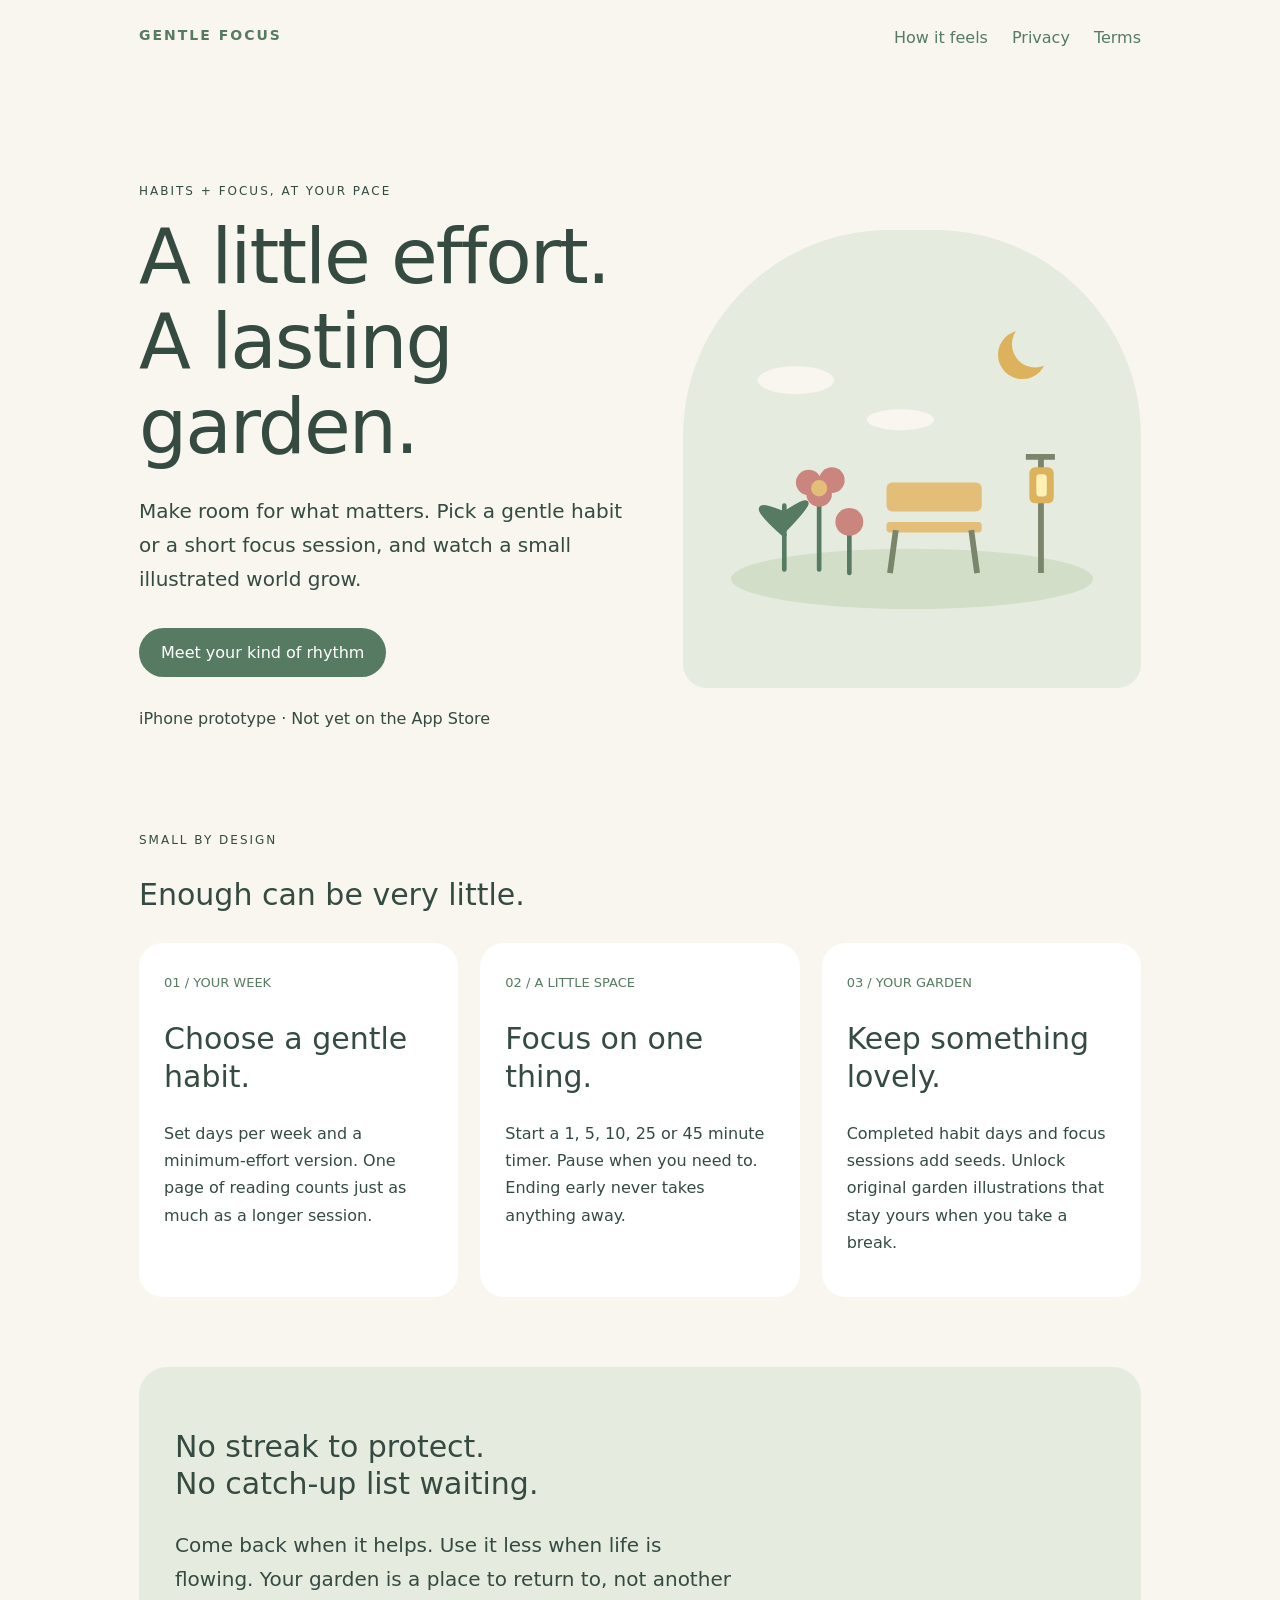
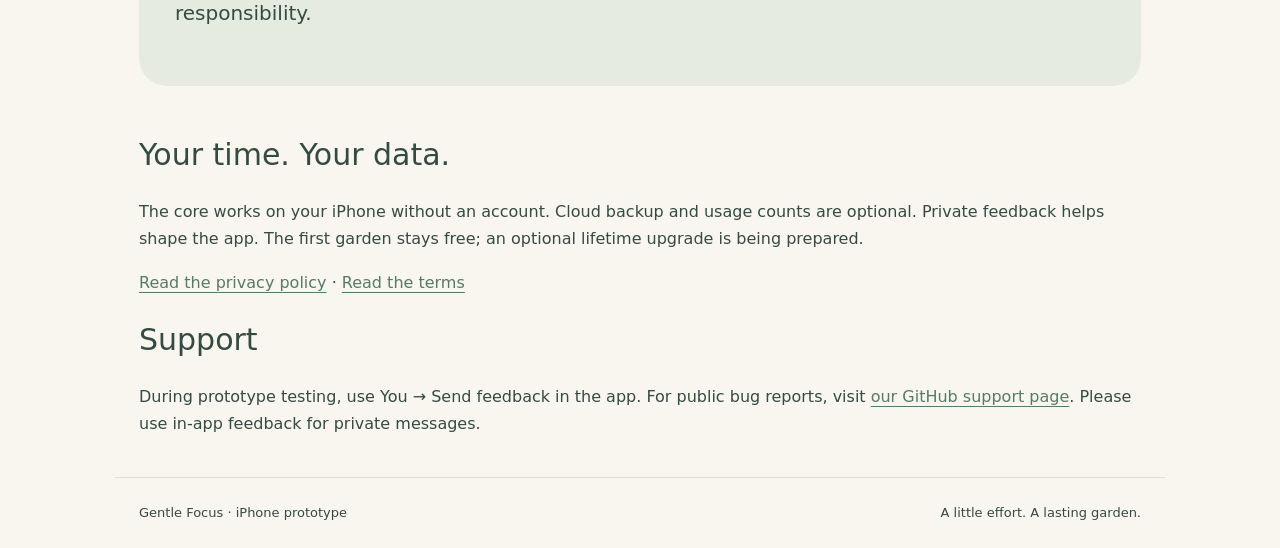
<file: index.html>
<!doctype html><html lang="en"><head><meta charset="utf-8"><meta name="viewport" content="width=device-width,initial-scale=1"><meta name="description" content="Gentle Focus combines flexible weekly habits and a focus timer with an illustrated garden. Tiny efforts count. Missed days cost nothing."><title>Gentle Focus — A little effort. A lasting garden.</title><link rel="stylesheet" href="style.css"></head><body><header><a class="brand" href="index.html">GENTLE FOCUS</a><nav><a href="#how">How it feels</a><a href="privacy.html">Privacy</a><a href="terms.html">Terms</a></nav></header><main><section class="hero"><div><p class="eyebrow">Habits + focus, at your pace</p><h1>A little effort.<br>A lasting garden.</h1><p class="lead">Make room for what matters. Pick a gentle habit or a short focus session, and watch a small illustrated world grow.</p><a class="pill" href="#how">Meet your kind of rhythm</a><p>iPhone prototype · Not yet on the App Store</p></div><div class="garden" role="img" aria-label="A peaceful garden with a reading bench, flowers and a lantern"><svg viewBox="0 0 360 300" xmlns="http://www.w3.org/2000/svg"><ellipse cx="180" cy="253" rx="156" ry="26" fill="#d3dec9"/><g stroke="#567b62" stroke-width="4" stroke-linecap="round"><path d="M70 245V190M100 245V180M126 248V208"/><path d="M70 215Q30 180 70 197Q108 172 70 211" fill="#567b62"/></g><g fill="#ca857e"><circle cx="100" cy="180" r="11"/><circle cx="91" cy="170" r="11"/><circle cx="111" cy="168" r="11"/><circle cx="126" cy="204" r="12"/></g><g fill="#e2be78"><circle cx="100" cy="175" r="7"/><rect x="158" y="204" width="82" height="9" rx="3"/><rect x="158" y="170" width="82" height="25" rx="5"/></g><g stroke="#7b856b" stroke-width="5"><path d="M166 211L161 248M231 211L236 248M291 248V148M278 148H303"/></g><rect x="281" y="157" width="21" height="31" rx="5" fill="#ddb25d"/><rect x="287" y="163" width="9" height="19" rx="3" fill="#fff0b6"/><circle cx="275" cy="60" r="21" fill="#ddb25d"/><circle cx="286" cy="51" r="20" fill="#e6ebdf"/><g fill="#f8f6ee"><ellipse cx="80" cy="82" rx="33" ry="12"/><ellipse cx="170" cy="116" rx="29" ry="9"/></g></svg></div></section><section id="how"><p class="eyebrow">Small by design</p><h2>Enough can be very little.</h2><div class="steps"><article class="step"><span class="number">01 / YOUR WEEK</span><h2>Choose a gentle habit.</h2><p>Set days per week and a minimum-effort version. One page of reading counts just as much as a longer session.</p></article><article class="step"><span class="number">02 / A LITTLE SPACE</span><h2>Focus on one thing.</h2><p>Start a 1, 5, 10, 25 or 45 minute timer. Pause when you need to. Ending early never takes anything away.</p></article><article class="step"><span class="number">03 / YOUR GARDEN</span><h2>Keep something lovely.</h2><p>Completed habit days and focus sessions add seeds. Unlock original garden illustrations that stay yours when you take a break.</p></article></div></section><section class="quiet"><h2>No streak to protect.<br>No catch-up list waiting.</h2><p class="lead">Come back when it helps. Use it less when life is flowing. Your garden is a place to return to, not another responsibility.</p></section><section><h2>Your time. Your data.</h2><p>The core works on your iPhone without an account. Cloud backup and usage counts are optional. Private feedback helps shape the app. The first garden stays free; an optional lifetime upgrade is being prepared.</p><p><a href="privacy.html">Read the privacy policy</a> · <a href="terms.html">Read the terms</a></p><h2>Support</h2><p>During prototype testing, use You → Send feedback in the app. For public bug reports, visit <a href="https://github.com/vadirajmkulkarni/gentle-focus-site/issues">our GitHub support page</a>. Please use in-app feedback for private messages.</p></section></main><footer><span>Gentle Focus · iPhone prototype</span><span>A little effort. A lasting garden.</span></footer></body></html>
</file>
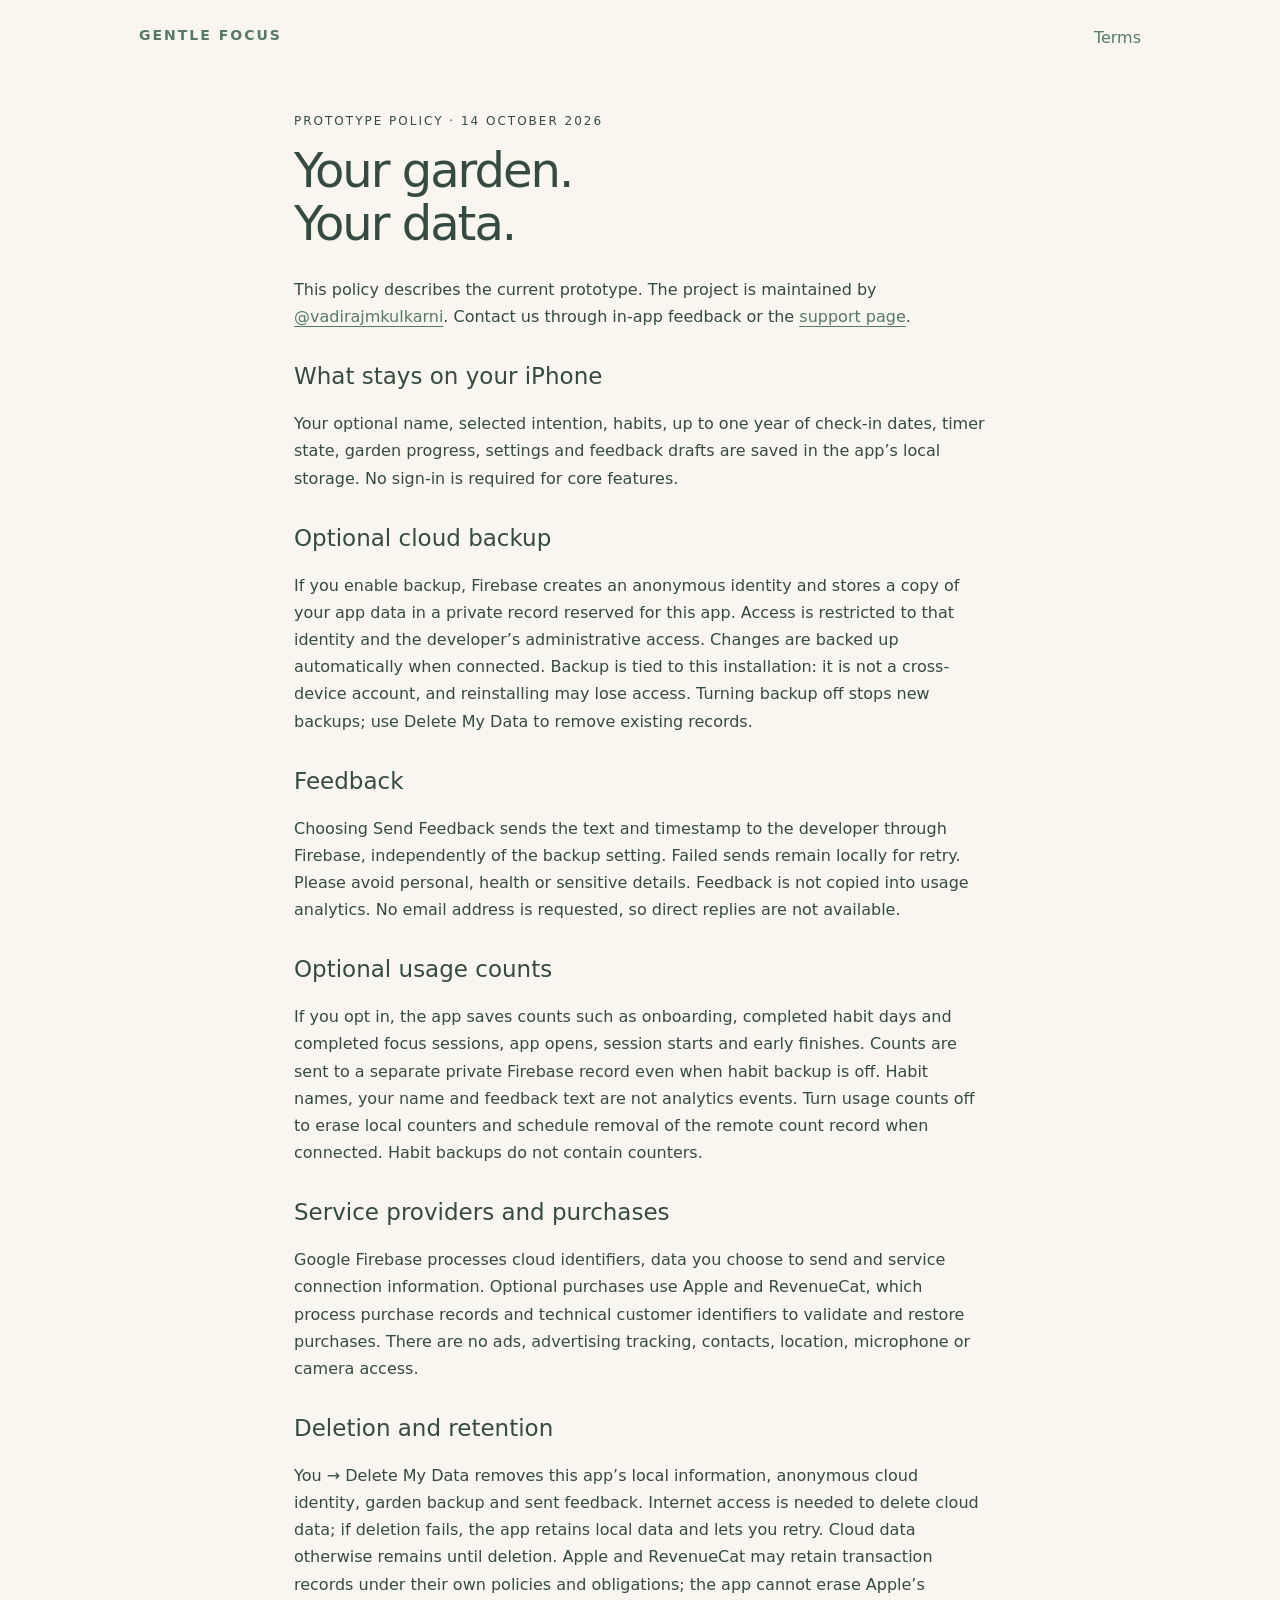
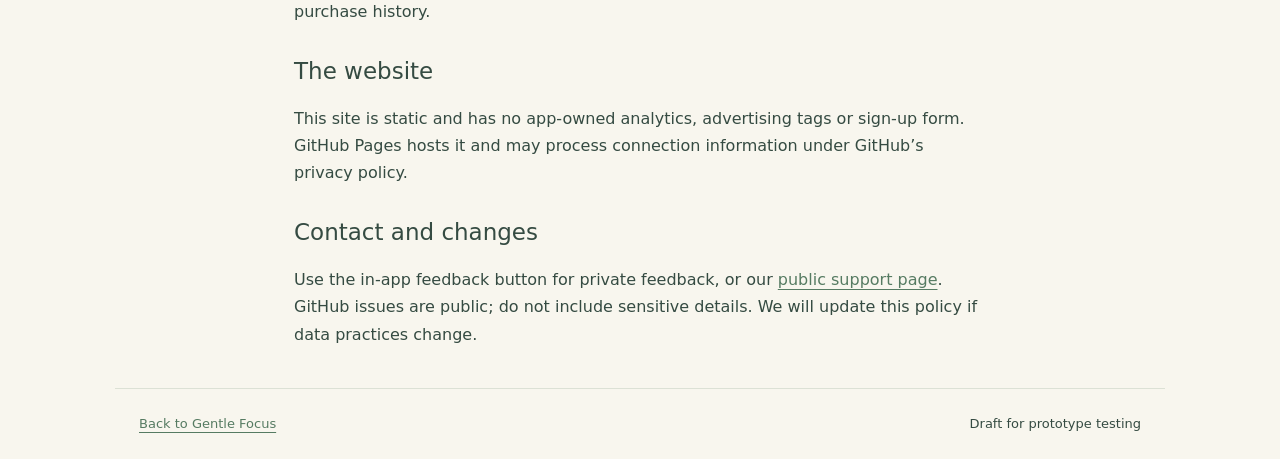
<file: privacy.html>
<!doctype html><html lang="en"><head><meta charset="utf-8"><meta name="viewport" content="width=device-width,initial-scale=1"><title>Privacy — Gentle Focus</title><link rel="stylesheet" href="style.css"></head><body><header><a class="brand" href="index.html">GENTLE FOCUS</a><nav><a href="terms.html">Terms</a></nav></header><main class="policy"><p class="eyebrow">Prototype policy · 14 October 2026</p><h1>Your garden.<br>Your data.</h1><p>This policy describes the current prototype. The project is maintained by <a href="https://github.com/vadirajmkulkarni">@vadirajmkulkarni</a>. Contact us through in-app feedback or the <a href="https://github.com/vadirajmkulkarni/gentle-focus-site/issues">support page</a>.</p><h2>What stays on your iPhone</h2><p>Your optional name, selected intention, habits, up to one year of check-in dates, timer state, garden progress, settings and feedback drafts are saved in the app’s local storage. No sign-in is required for core features.</p><h2>Optional cloud backup</h2><p>If you enable backup, Firebase creates an anonymous identity and stores a copy of your app data in a private record reserved for this app. Access is restricted to that identity and the developer’s administrative access. Changes are backed up automatically when connected. Backup is tied to this installation: it is not a cross-device account, and reinstalling may lose access. Turning backup off stops new backups; use Delete My Data to remove existing records.</p><h2>Feedback</h2><p>Choosing Send Feedback sends the text and timestamp to the developer through Firebase, independently of the backup setting. Failed sends remain locally for retry. Please avoid personal, health or sensitive details. Feedback is not copied into usage analytics. No email address is requested, so direct replies are not available.</p><h2>Optional usage counts</h2><p>If you opt in, the app saves counts such as onboarding, completed habit days and completed focus sessions, app opens, session starts and early finishes. Counts are sent to a separate private Firebase record even when habit backup is off. Habit names, your name and feedback text are not analytics events. Turn usage counts off to erase local counters and schedule removal of the remote count record when connected. Habit backups do not contain counters.</p><h2>Service providers and purchases</h2><p>Google Firebase processes cloud identifiers, data you choose to send and service connection information. Optional purchases use Apple and RevenueCat, which process purchase records and technical customer identifiers to validate and restore purchases. There are no ads, advertising tracking, contacts, location, microphone or camera access.</p><h2>Deletion and retention</h2><p>You → Delete My Data removes this app’s local information, anonymous cloud identity, garden backup and sent feedback. Internet access is needed to delete cloud data; if deletion fails, the app retains local data and lets you retry. Cloud data otherwise remains until deletion. Apple and RevenueCat may retain transaction records under their own policies and obligations; the app cannot erase Apple’s purchase history.</p><h2>The website</h2><p>This site is static and has no app-owned analytics, advertising tags or sign-up form. GitHub Pages hosts it and may process connection information under GitHub’s privacy policy.</p><h2>Contact and changes</h2><p>Use the in-app feedback button for private feedback, or our <a href="https://github.com/vadirajmkulkarni/gentle-focus-site/issues">public support page</a>. GitHub issues are public; do not include sensitive details. We will update this policy if data practices change.</p></main><footer><a href="index.html">Back to Gentle Focus</a><span>Draft for prototype testing</span></footer></body></html>
</file>
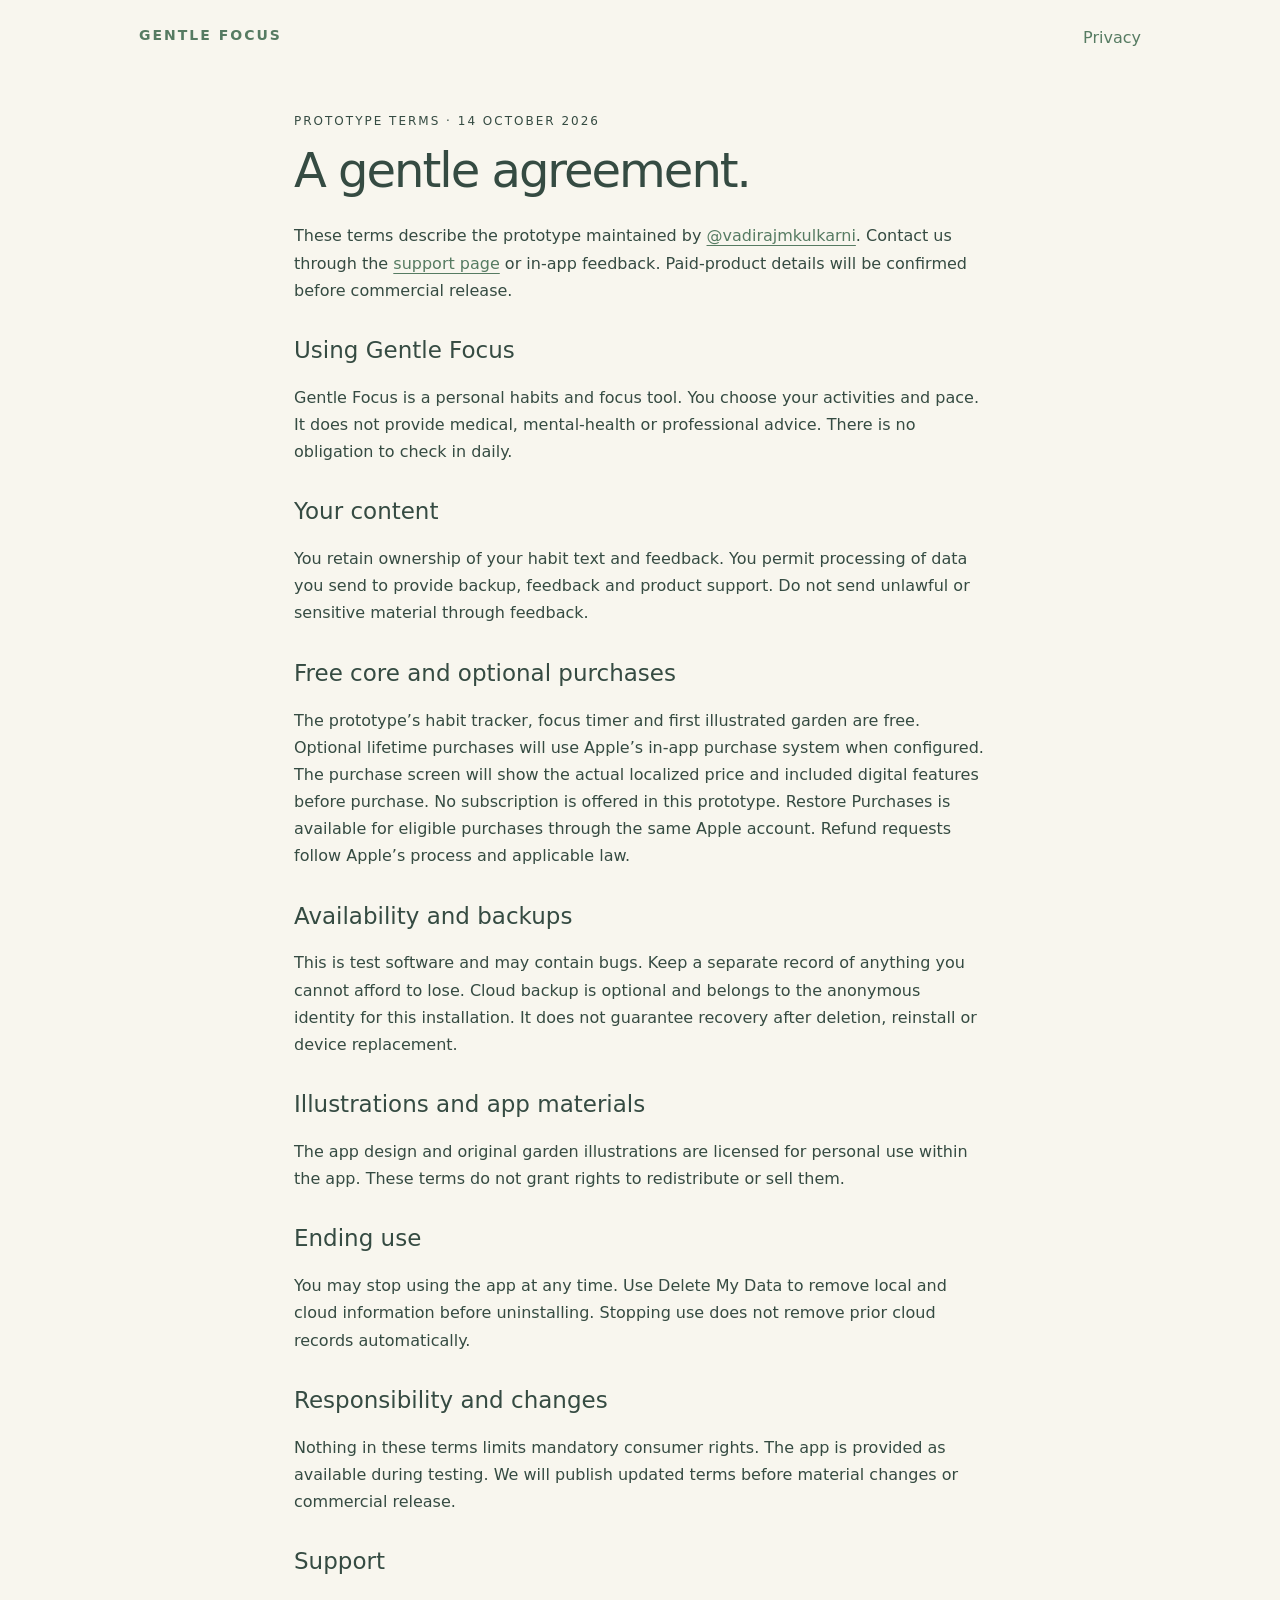
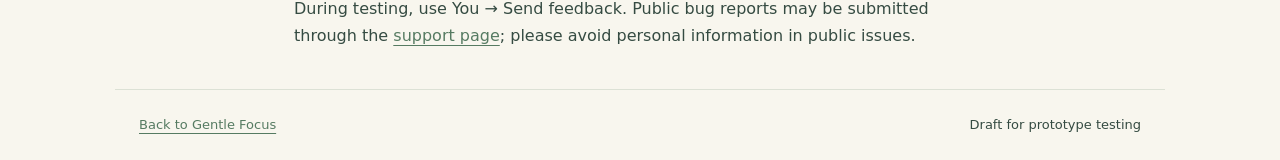
<file: terms.html>
<!doctype html><html lang="en"><head><meta charset="utf-8"><meta name="viewport" content="width=device-width,initial-scale=1"><title>Terms — Gentle Focus</title><link rel="stylesheet" href="style.css"></head><body><header><a class="brand" href="index.html">GENTLE FOCUS</a><nav><a href="privacy.html">Privacy</a></nav></header><main class="policy"><p class="eyebrow">Prototype terms · 14 October 2026</p><h1>A gentle agreement.</h1><p>These terms describe the prototype maintained by <a href="https://github.com/vadirajmkulkarni">@vadirajmkulkarni</a>. Contact us through the <a href="https://github.com/vadirajmkulkarni/gentle-focus-site/issues">support page</a> or in-app feedback. Paid-product details will be confirmed before commercial release.</p><h2>Using Gentle Focus</h2><p>Gentle Focus is a personal habits and focus tool. You choose your activities and pace. It does not provide medical, mental-health or professional advice. There is no obligation to check in daily.</p><h2>Your content</h2><p>You retain ownership of your habit text and feedback. You permit processing of data you send to provide backup, feedback and product support. Do not send unlawful or sensitive material through feedback.</p><h2>Free core and optional purchases</h2><p>The prototype’s habit tracker, focus timer and first illustrated garden are free. Optional lifetime purchases will use Apple’s in-app purchase system when configured. The purchase screen will show the actual localized price and included digital features before purchase. No subscription is offered in this prototype. Restore Purchases is available for eligible purchases through the same Apple account. Refund requests follow Apple’s process and applicable law.</p><h2>Availability and backups</h2><p>This is test software and may contain bugs. Keep a separate record of anything you cannot afford to lose. Cloud backup is optional and belongs to the anonymous identity for this installation. It does not guarantee recovery after deletion, reinstall or device replacement.</p><h2>Illustrations and app materials</h2><p>The app design and original garden illustrations are licensed for personal use within the app. These terms do not grant rights to redistribute or sell them.</p><h2>Ending use</h2><p>You may stop using the app at any time. Use Delete My Data to remove local and cloud information before uninstalling. Stopping use does not remove prior cloud records automatically.</p><h2>Responsibility and changes</h2><p>Nothing in these terms limits mandatory consumer rights. The app is provided as available during testing. We will publish updated terms before material changes or commercial release.</p><h2>Support</h2><p>During testing, use You → Send feedback. Public bug reports may be submitted through the <a href="https://github.com/vadirajmkulkarni/gentle-focus-site/issues">support page</a>; please avoid personal information in public issues.</p></main><footer><a href="index.html">Back to Gentle Focus</a><span>Draft for prototype testing</span></footer></body></html>
</file>
<file: style.css>
:root{color-scheme:light;--ink:#354b42;--moss:#567b62;--paper:#f8f6ee}*{box-sizing:border-box}body{margin:0;background:var(--paper);color:var(--ink);font-family:ui-sans-serif,system-ui,-apple-system,sans-serif;line-height:1.7}a{color:var(--moss);text-underline-offset:4px}header,main,footer{max-width:1050px;margin:auto;padding:24px}header{display:flex;justify-content:space-between;gap:20px;flex-wrap:wrap}header a{text-decoration:none}nav{display:flex;gap:24px;flex-wrap:wrap}.brand{font-size:14px;font-weight:700;letter-spacing:2px}.hero{padding:70px 0;display:grid;grid-template-columns:1.1fr 1fr;gap:40px;align-items:center}h1{font-size:clamp(42px,6vw,76px);line-height:1.12;letter-spacing:-2px;font-weight:500;margin:12px 0 25px}h2{font-size:30px;line-height:1.25;font-weight:500}.eyebrow{font-size:12px;letter-spacing:2px;text-transform:uppercase}.lead{font-size:20px;max-width:570px}.garden{border-radius:45% 45% 24px 24px;background:#e6ebdf;padding:20px;width:100%;aspect-ratio:1;display:grid;place-items:center}.garden svg{width:100%}.pill{display:inline-block;background:var(--moss);color:white;border-radius:30px;padding:11px 22px;text-decoration:none;margin:12px 0}.steps{display:grid;grid-template-columns:repeat(3,1fr);gap:22px;margin:30px 0 70px}.step{padding:25px;background:white;border-radius:24px}.step .number{color:var(--moss);font-size:13px}.quiet{background:#e6ebdf;border-radius:28px;padding:36px;margin-bottom:50px}.policy{max-width:740px}.policy h1{font-size:48px}.policy h2{font-size:23px;margin-top:32px}footer{border-top:1px solid #dce1d5;font-size:13px;display:flex;gap:20px;justify-content:space-between;flex-wrap:wrap}@media(max-width:650px){.hero,.steps{grid-template-columns:1fr}.hero{padding:35px 0}.garden{max-width:400px;margin:auto}.steps{gap:12px}}
</file>
